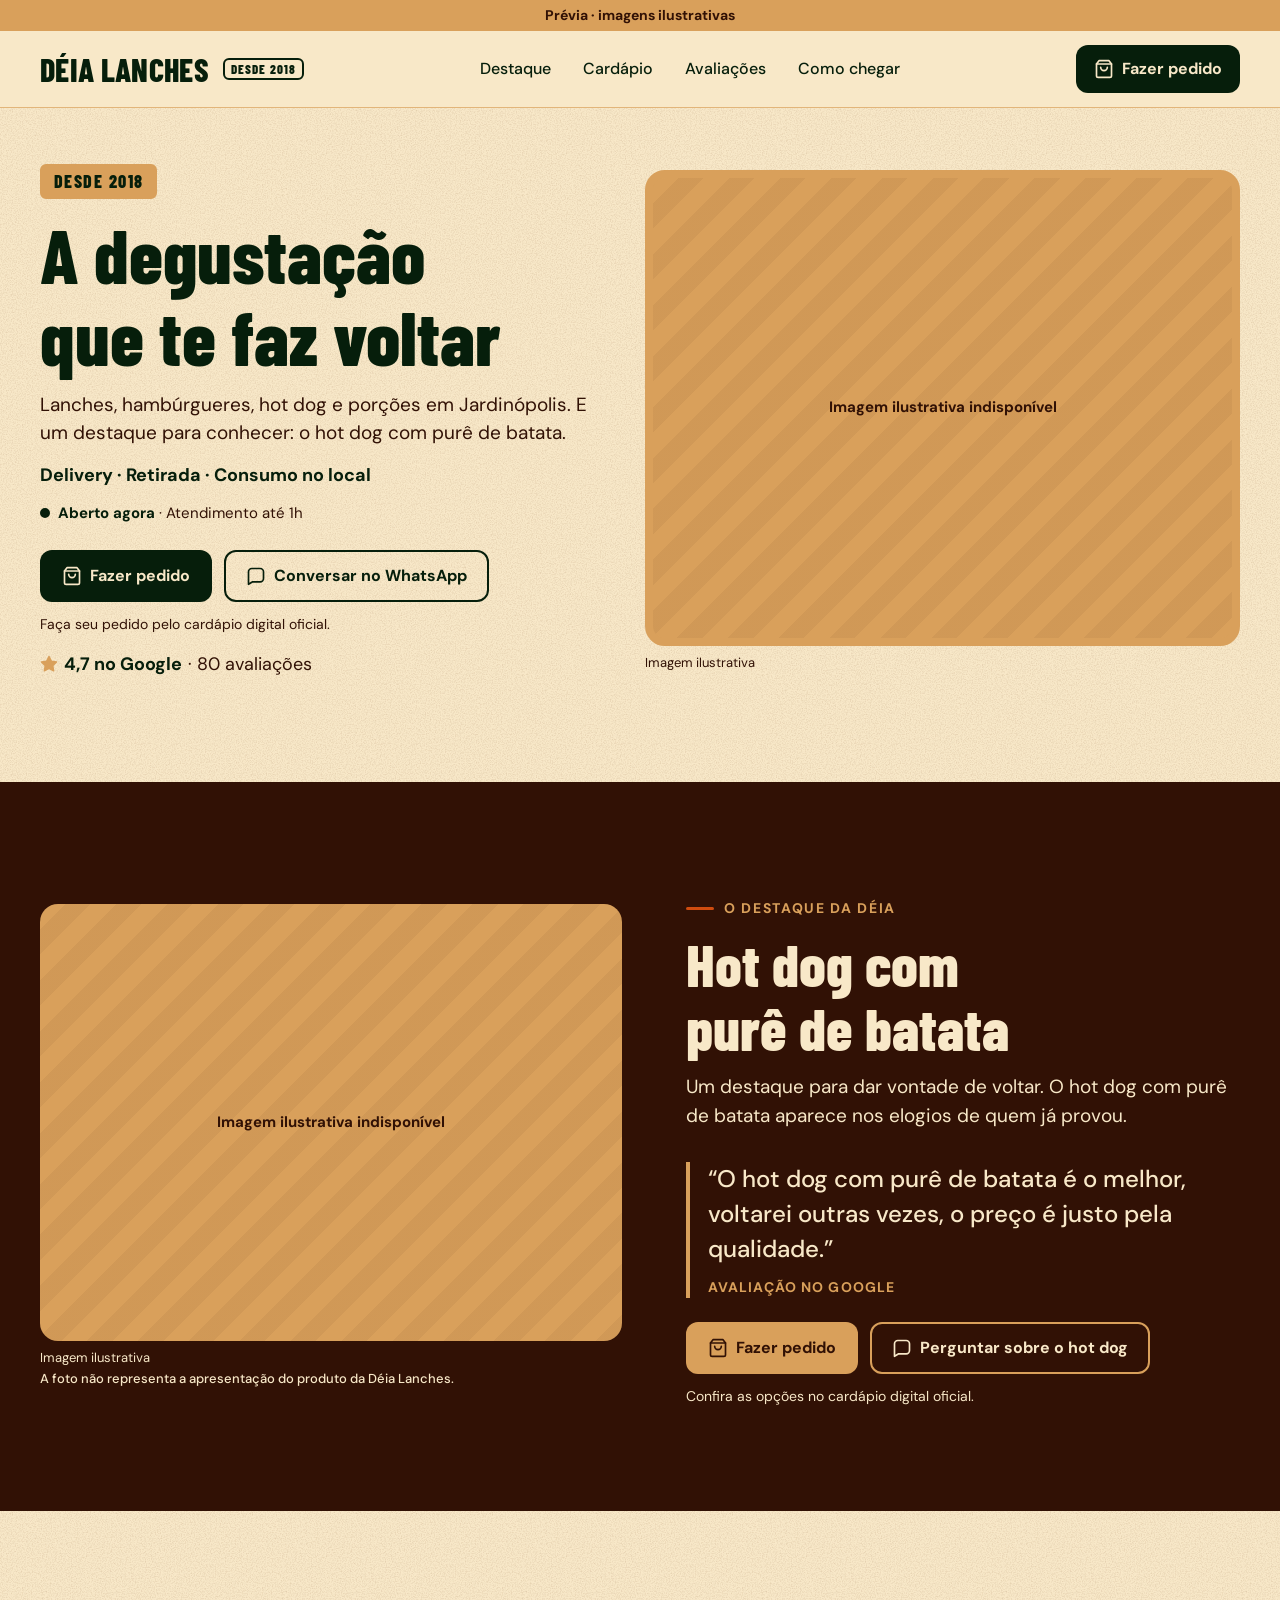
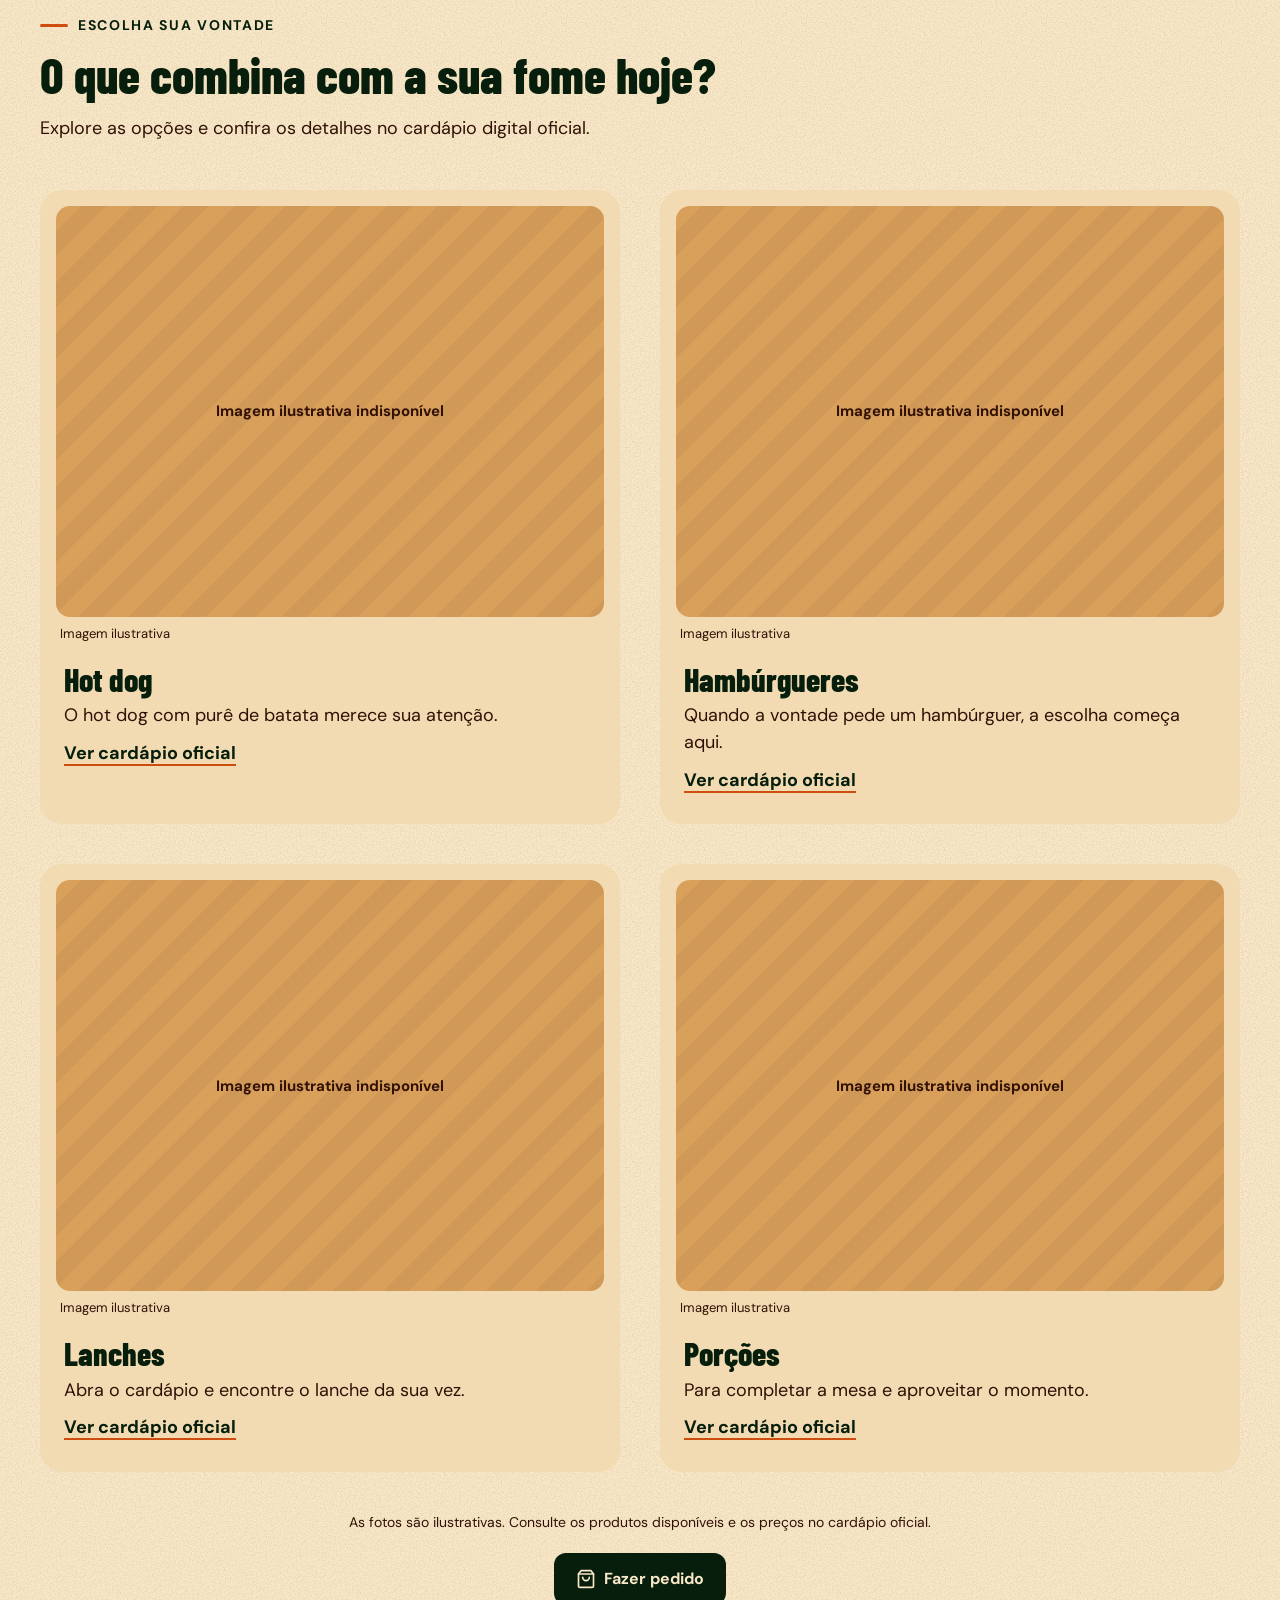
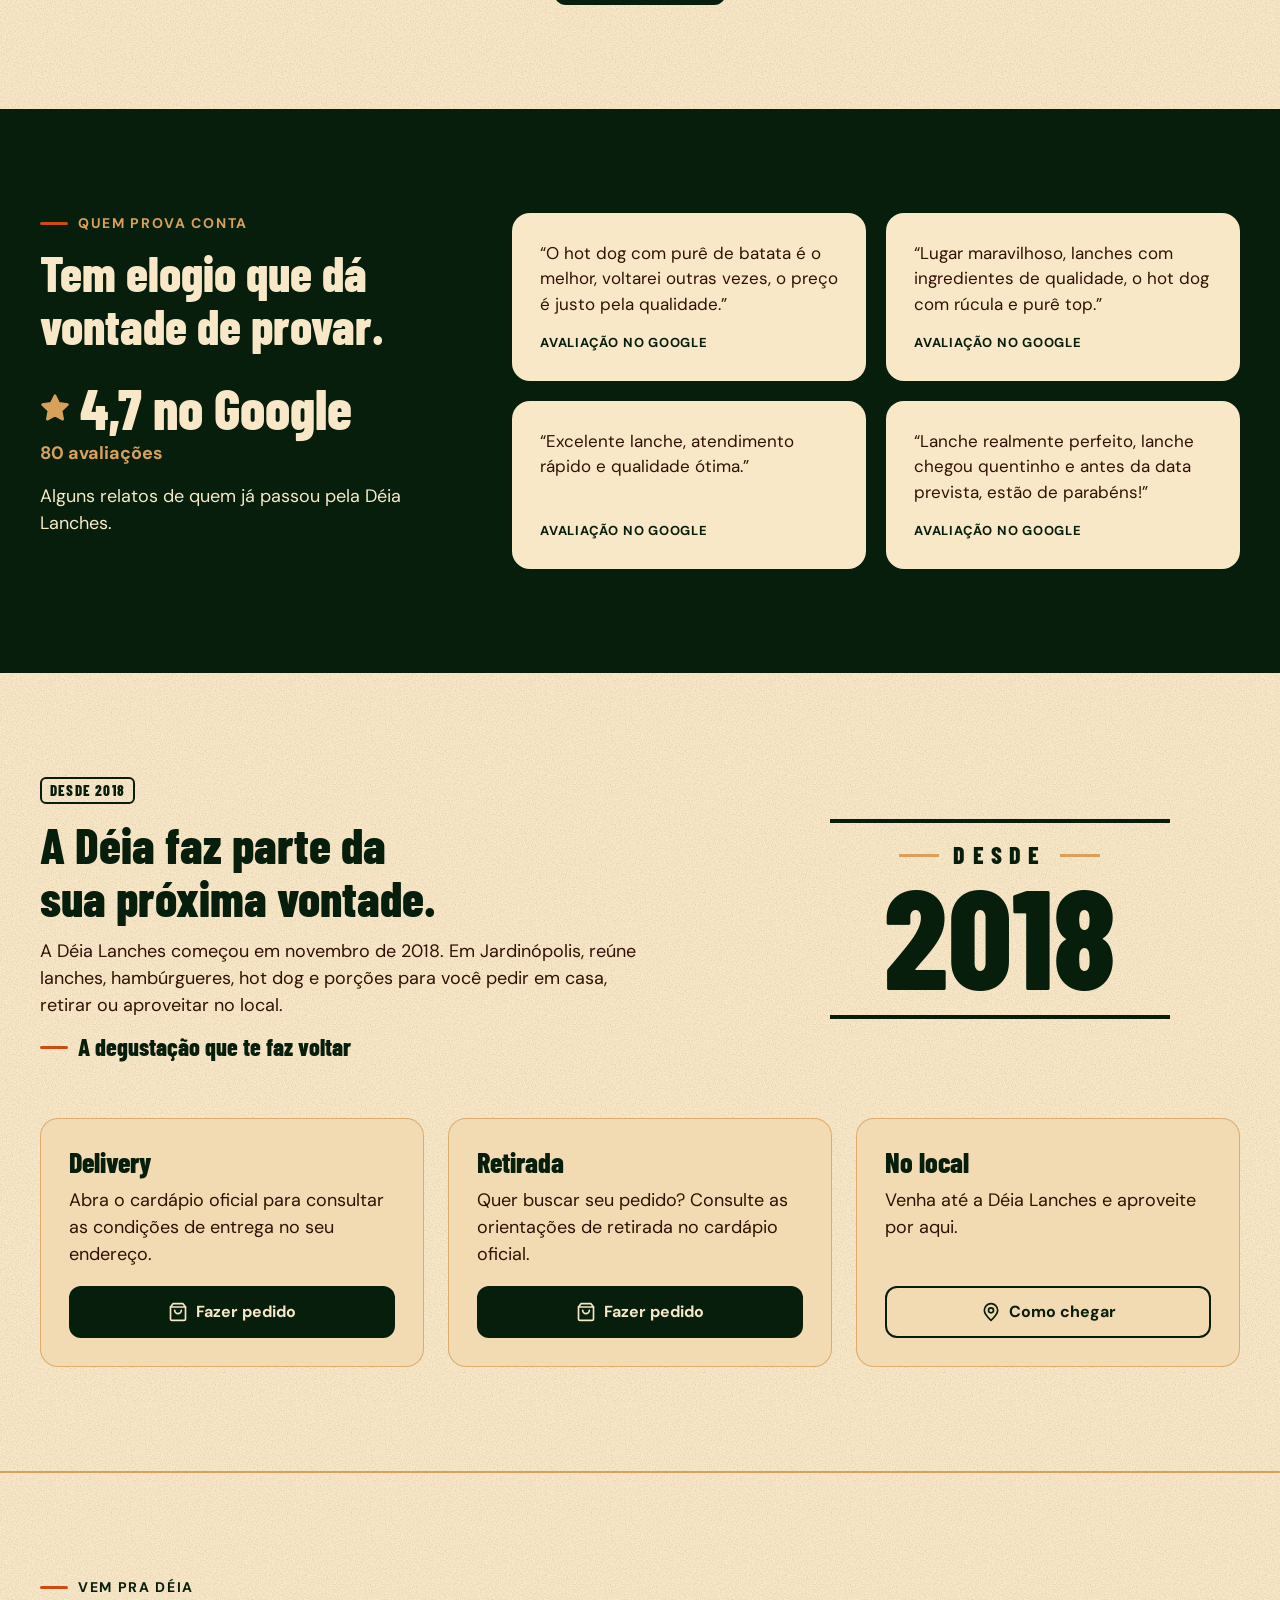
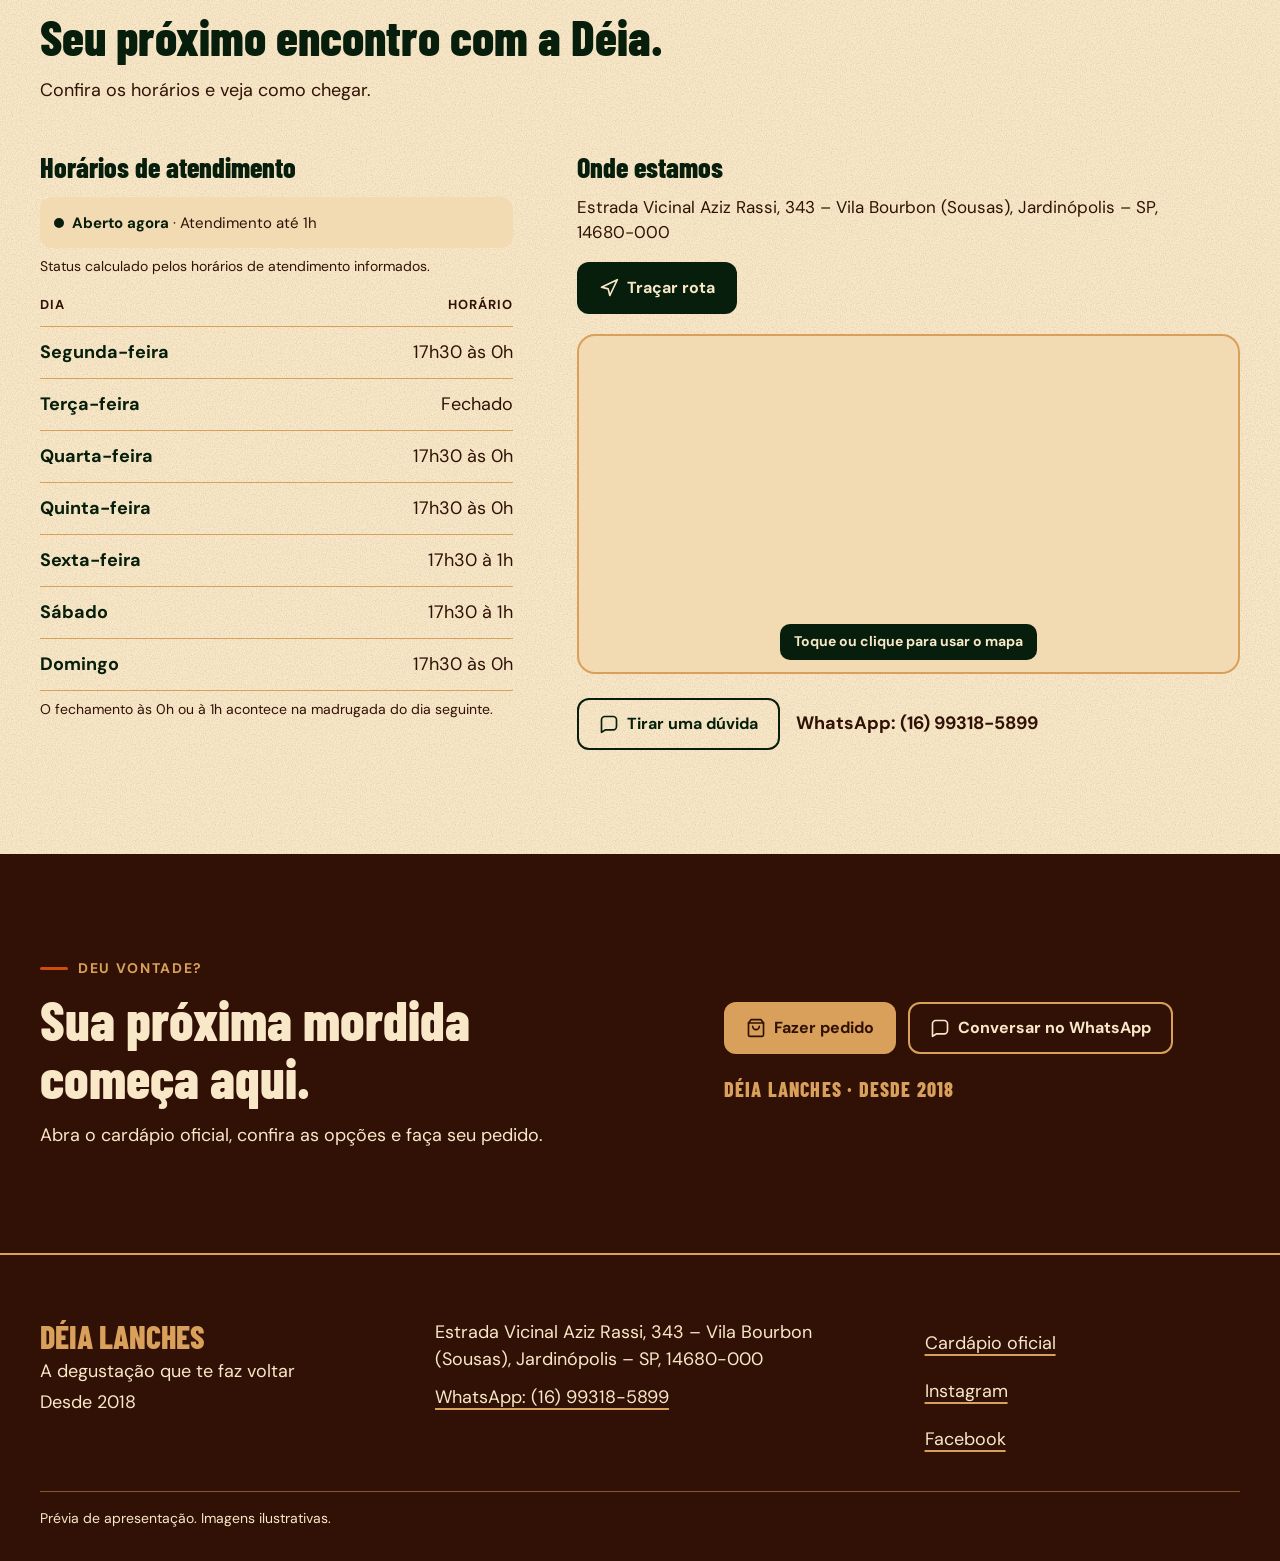
<file: deia-lanches/index.html>
<!doctype html>
<html lang="pt-BR">
<head>
  <meta charset="utf-8">
  <meta name="viewport" content="width=device-width, initial-scale=1, viewport-fit=cover">
  <meta name="theme-color" content="#D9A05B">
  <meta name="robots" content="noindex,nofollow">
  <meta name="description" content="Conheça a Déia Lanches, em Jardinópolis. Desde 2018, com lanches, hambúrgueres, hot dog e porções. Acesse o cardápio oficial.">
  <title>Déia Lanches | Prévia do site</title>
  <link rel="preconnect" href="https://fonts.googleapis.com">
  <link rel="preconnect" href="https://fonts.gstatic.com" crossorigin>
  <link href="https://fonts.googleapis.com/css2?family=Barlow+Condensed:wght@800&family=DM+Sans:wght@400;500;700&display=swap" rel="stylesheet">
  <style>*{box-sizing:border-box}html{scroll-behavior:smooth;scroll-padding-top:12px}body{margin:0}a{text-decoration:none;color:inherit}button,input,select{font:inherit}button,a{-webkit-tap-highlight-color:transparent}button{cursor:pointer}img{max-width:100%;height:auto}.skip-link{position:fixed;top:-100px;left:16px;z-index:100;background:#061e0b;padding:12px 20px;color:#f8e8c8}.skip-link:focus{top:12px}</style>
  <style>
/* Déia Lanches preview. Everything is scoped under .dl-page so the Nexora styles stay untouched. */
.dl-page {
  --dl-green: #061e0b;
  --dl-orange: #cf4c0f;
  --dl-caramel: #d9a05b;
  --dl-cream: #f8e8c8;
  --dl-brown: #311105;
  --dl-tint: #f2dab2; /* 20% caramel over cream, for secondary surfaces */
  --dl-green-hover: #12391c;
  --dl-caramel-hover: #e5b67c;
  --dl-gutter: 16px;
  --dl-section: 3.75rem;
  --dl-focus: var(--dl-green);
  --dl-display: 'Barlow Condensed', 'Arial Narrow', 'Roboto Condensed', 'Helvetica Neue', Arial, sans-serif;
  --dl-body: 'DM Sans', system-ui, -apple-system, 'Segoe UI', Roboto, Arial, sans-serif;
  --dl-paper: url("data:image/svg+xml,%3Csvg xmlns='http://www.w3.org/2000/svg' width='240' height='240'%3E%3Cfilter id='n'%3E%3CfeTurbulence type='fractalNoise' baseFrequency='.8' numOctaves='3' stitchTiles='stitch'/%3E%3CfeColorMatrix values='0 0 0 0 .19 0 0 0 0 .07 0 0 0 0 .02 0 0 0 .5 -.2'/%3E%3C/filter%3E%3Crect width='100%25' height='100%25' filter='url(%23n)' opacity='.6'/%3E%3C/svg%3E");
  color-scheme: light;
  background: var(--dl-cream);
  color: var(--dl-brown);
  font-family: var(--dl-body);
  font-size: 1rem;
  line-height: 1.5;
  overflow-wrap: break-word;
}
@media (min-width: 360px) { .dl-page { --dl-gutter: 20px; } }
@media (min-width: 768px) { .dl-page { --dl-gutter: 32px; --dl-section: 5rem; } }
@media (min-width: 1024px) { .dl-page { --dl-gutter: 40px; --dl-section: 6.5rem; font-size: 1.125rem; } }

body:has(.dl-page) { background: var(--dl-cream, #f8e8c8); }
body:has(.dl-page) .skip-link { background: #061e0b; color: #f8e8c8; }
/* Fully above the screen whatever its height with enlarged text. */
body:has(.dl-page) .skip-link:not(:focus) { top: auto; bottom: 100%; }
html:has(.dl-page) { scroll-padding-top: 12px; scroll-padding-bottom: calc(var(--dl-bar-h, 9.5rem) + 16px); }
@media (min-width: 1024px) { html:has(.dl-page) { scroll-padding-bottom: 0; } }

.dl-page main:focus { outline: none; }
.dl-page a:focus-visible,
.dl-page button:focus-visible { outline: 3px solid var(--dl-focus); outline-offset: 3px; }
:where(.dl-page) :where(p, figure, blockquote) { margin: 0; }
.dl-page h1, .dl-page h2, .dl-page h3 {
  margin: 0;
  font-family: var(--dl-display);
  font-weight: 800;
  letter-spacing: 0;
  line-height: 1.08;
  text-wrap: balance;
}
.dl-page h1 { font-size: clamp(2.375rem, 1.5rem + 4.5vw, 3rem); }
.dl-page h2 { font-size: clamp(1.875rem, 1.4rem + 2.2vw, 2.25rem); }
.dl-page h3 { font-size: 1.75rem; }
@media (min-width: 768px) {
  .dl-page h1 { font-size: 3.5rem; }
  .dl-page h2 { font-size: 2.5rem; }
}
@media (min-width: 1024px) {
  .dl-page h1 { font-size: clamp(4rem, 1rem + 4.7vw, 5rem); }
  .dl-page h2 { font-size: clamp(2.625rem, 1rem + 2.6vw, 3.25rem); }
}

.dl-wrap {
  width: 100%;
  max-width: calc(1200px + 2 * var(--dl-gutter));
  margin-inline: auto;
  padding-left: calc(var(--dl-gutter) + env(safe-area-inset-left, 0px));
  padding-right: calc(var(--dl-gutter) + env(safe-area-inset-right, 0px));
}
.dl-wrap > *, .dl-wrap [class*='-grid'] > * { min-width: 0; }

/* Surfaces */
.dl-surface-light { background-color: var(--dl-cream); background-image: var(--dl-paper); color: var(--dl-brown); }
.dl-surface-dark { background: var(--dl-brown); color: var(--dl-cream); --dl-focus: var(--dl-caramel); }
.dl-surface-green { background: var(--dl-green); color: var(--dl-cream); --dl-focus: var(--dl-caramel); }

/* Shared pieces */
.dl-nowrap { white-space: nowrap; }
.dl-sr-only { position: absolute; width: 1px; height: 1px; padding: 0; margin: -1px; overflow: hidden; clip: rect(0 0 0 0); white-space: nowrap; border: 0; }
.dl-preview-strip { background: var(--dl-caramel); color: var(--dl-brown); text-align: center; font-size: .875rem; font-weight: 700; line-height: 1.5; padding: 5px 16px; }
.dl-eyebrow { display: flex; align-items: center; gap: 10px; font-size: .875rem; font-weight: 700; letter-spacing: .12em; text-transform: uppercase; color: var(--dl-green); }
.dl-eyebrow::before { content: ''; flex: 0 0 28px; height: 3px; border-radius: 2px; background: var(--dl-orange); }
.dl-surface-dark .dl-eyebrow, .dl-surface-green .dl-eyebrow { color: var(--dl-caramel); }
.dl-seal { display: inline-flex; align-items: center; gap: 6px; padding: 2px 8px; border: 2px solid var(--dl-green); border-radius: 6px; color: var(--dl-green); font-family: var(--dl-display); font-weight: 800; font-size: .9375rem; letter-spacing: .08em; line-height: 1.25; text-transform: uppercase; }
.dl-seal-large { padding: 4px 12px; font-size: 1.125rem; background: var(--dl-caramel); border-color: var(--dl-caramel); }
.dl-crown { width: 20px; height: 20px; object-fit: contain; flex-shrink: 0; }
.dl-lead { font-size: 1.0625rem; }
@media (min-width: 1024px) { .dl-lead { font-size: 1.1875rem; } }
.dl-support, .dl-note, .dl-small { font-size: .875rem; }
.dl-star { color: var(--dl-caramel); fill: var(--dl-caramel); flex-shrink: 0; }

/* Buttons */
.dl-btn {
  display: inline-flex; align-items: center; justify-content: center; gap: 8px;
  min-height: 3.25rem; padding: .75rem 1.25rem;
  border: 2px solid transparent; border-radius: 12px;
  font-family: var(--dl-body); font-size: 1rem; font-weight: 700; line-height: 1.25; text-align: center;
  transition: background-color .15s ease, border-color .15s ease;
}
.dl-btn svg { flex-shrink: 0; }
.dl-btn-primary { background: var(--dl-green); color: var(--dl-cream); }
.dl-btn-primary:hover { background: var(--dl-green-hover); }
.dl-btn-secondary { border-color: var(--dl-green); color: var(--dl-green); background: transparent; }
.dl-btn-secondary:hover { background: var(--dl-tint); }
.dl-surface-dark .dl-btn-primary, .dl-surface-green .dl-btn-primary { background: var(--dl-caramel); color: var(--dl-brown); }
.dl-surface-dark .dl-btn-primary:hover, .dl-surface-green .dl-btn-primary:hover { background: var(--dl-caramel-hover); }
.dl-surface-dark .dl-btn-secondary, .dl-surface-green .dl-btn-secondary { border-color: var(--dl-caramel); color: var(--dl-cream); }
.dl-surface-dark .dl-btn-secondary:hover, .dl-surface-green .dl-btn-secondary:hover { background: rgb(217 160 91 / .16); }
.dl-actions { display: flex; flex-direction: column; gap: 12px; margin-top: 24px; }
@media (min-width: 768px) {
  .dl-actions { flex-direction: row; flex-wrap: wrap; align-items: center; }
  .dl-actions-center { justify-content: center; }
}
.dl-text-link { display: inline-flex; align-items: center; min-height: 48px; font-weight: 700; color: var(--dl-green); text-decoration: underline; text-decoration-color: var(--dl-orange); text-decoration-thickness: 2px; text-underline-offset: 5px; }
.dl-text-link:hover { text-decoration-color: currentColor; }

/* Opening status */
.dl-status { display: inline-flex; align-items: baseline; gap: 8px; font-size: .9375rem; line-height: 1.4; }
.dl-status strong { color: var(--dl-green); }
.dl-status-mark { width: 10px; height: 10px; flex-shrink: 0; border-radius: 50%; border: 2px solid var(--dl-green); }
.dl-status[data-state='open'] .dl-status-mark { background: var(--dl-green); }
.dl-status-neutral a { color: var(--dl-green); font-weight: 700; text-decoration: underline; text-underline-offset: 4px; }

/* Photos */
.dl-photo-frame { position: relative; aspect-ratio: 4 / 3; overflow: hidden; border-radius: 18px; background: var(--dl-caramel); }
.dl-photo-frame img { object-fit: cover; }
.dl-photo-fallback { position: absolute; inset: 0; display: flex; align-items: center; justify-content: center; padding: 16px; text-align: center; color: var(--dl-brown); font-weight: 700; font-size: .9375rem; background-image: repeating-linear-gradient(135deg, transparent 0 18px, rgb(49 17 5 / .05) 18px 36px); }
.dl-photo figcaption { display: flex; flex-direction: column; gap: 2px; margin-top: 8px; font-size: .8125rem; line-height: 1.45; }
.dl-photo-note { font-weight: 500; }

/* Header */
.dl-header { background: var(--dl-cream); border-bottom: 1px solid rgb(217 160 91 / .7); }
.dl-header-inner { display: flex; flex-wrap: wrap; align-items: center; justify-content: space-between; gap: 8px 12px; padding-block: 10px; }
.dl-identity { display: flex; flex-direction: column; align-items: flex-start; gap: 2px; }
.dl-brand { display: inline-flex; align-items: center; gap: 10px; min-height: 48px; color: var(--dl-green); }
.dl-brand-name { font-family: var(--dl-display); font-weight: 800; font-size: 1.5rem; line-height: 1; letter-spacing: .01em; text-transform: uppercase; }
.dl-logo { position: relative; width: 46px; height: 46px; flex-shrink: 0; }
.dl-logo img { object-fit: contain; }
.dl-header .dl-seal { font-size: .8125rem; padding: 1px 6px; }
.dl-nav { display: none; }
.dl-header-order { min-height: 48px; padding-inline: 1rem; }
@media (min-width: 360px) { .dl-brand-name { font-size: 1.75rem; } }
@media (max-width: 1023px) { .dl-header-order svg { display: none; } }
@media (min-width: 1024px) {
  .dl-header-inner { flex-wrap: nowrap; padding-block: 14px; gap: 24px; }
  .dl-identity { flex-direction: row; align-items: center; gap: 14px; }
  .dl-brand-name { font-size: 2rem; }
  .dl-logo { width: 64px; height: 64px; }
  .dl-nav { display: flex; gap: 4px; margin-inline: auto; }
  .dl-nav a { display: inline-flex; align-items: center; min-height: 48px; padding: 0 14px; border-radius: 8px; color: var(--dl-green); font-weight: 500; font-size: 1rem; }
  .dl-nav a:hover { text-decoration: underline; text-decoration-color: var(--dl-orange); text-decoration-thickness: 2px; text-underline-offset: 6px; }
}

/* 5.3 Hero */
.dl-hero { padding-block: 1.75rem var(--dl-section); }
.dl-hero-grid { display: grid; gap: 28px; }
.dl-hero h1 { margin-top: 14px; color: var(--dl-green); }
.dl-hero .dl-lead { margin-top: 14px; }
.dl-service-line { margin-top: 14px; font-weight: 700; color: var(--dl-green); }
.dl-hero-status { margin-top: 10px; }
.dl-hero .dl-support { margin-top: 12px; }
.dl-proof { display: flex; flex-wrap: wrap; align-items: center; gap: 6px; margin-top: 16px; }
.dl-proof strong { color: var(--dl-green); }
.dl-hero-photo .dl-photo-frame { border: 8px solid var(--dl-caramel); border-radius: 20px; }
@media (prefers-reduced-motion: no-preference) { .dl-hero-photo { animation: dl-rise 220ms ease-out; } }
@keyframes dl-rise { from { transform: translateY(8px); } }
@media (min-width: 1024px) {
  .dl-hero { padding-top: 3.5rem; }
  .dl-hero-grid { grid-template-columns: minmax(0, 48fr) minmax(0, 52fr); align-items: center; gap: 56px; }
  .dl-hero-photo .dl-photo-frame { aspect-ratio: 5 / 4; }
}

/* 5.4 Highlight */
.dl-highlight { padding-block: var(--dl-section); }
.dl-highlight-grid { display: grid; gap: 28px; grid-template-areas: 'head' 'media' 'body'; }
.dl-highlight-head { grid-area: head; }
.dl-highlight-media { grid-area: media; }
.dl-highlight-body { grid-area: body; }
.dl-highlight h2 { margin-top: 12px; font-size: clamp(2.25rem, 1.5rem + 3vw, 2.75rem); }
.dl-highlight .dl-lead { margin-top: 14px; }
.dl-pullquote { border-left: 4px solid var(--dl-caramel); padding-left: 18px; }
.dl-pullquote blockquote p { font-size: 1.25rem; font-weight: 500; line-height: 1.45; }
.dl-pullquote figcaption { margin-top: 10px; color: var(--dl-caramel); font-size: .875rem; font-weight: 700; letter-spacing: .08em; text-transform: uppercase; }
.dl-highlight .dl-support { margin-top: 12px; }
@media (min-width: 1024px) {
  .dl-highlight-grid { grid-template-columns: minmax(0, 1.05fr) minmax(0, 1fr); grid-template-rows: 1fr 1fr; grid-template-areas: 'media head' 'media body'; column-gap: 64px; row-gap: 32px; }
  .dl-highlight-head { align-self: end; }
  .dl-highlight-body { align-self: start; }
  .dl-highlight-media { align-self: center; }
  .dl-highlight h2 { font-size: clamp(3.25rem, 1rem + 3.4vw, 4rem); }
  .dl-pullquote blockquote p { font-size: 1.5rem; }
}

/* Section heads */
.dl-section-head { max-width: 46rem; }
.dl-section-head h2 { margin-top: 12px; color: var(--dl-green); }
.dl-section-head > p:last-child { margin-top: 14px; }

/* 5.5 Categories */
.dl-categories { padding-block: var(--dl-section); }
.dl-category-grid { list-style: none; margin: 32px 0 0; padding: 0; display: grid; gap: 20px; }
.dl-category { display: flex; flex-direction: column; padding: 12px; border-radius: 22px; background: var(--dl-tint); }
.dl-category .dl-photo-frame { border-radius: 14px; }
.dl-category .dl-photo figcaption { padding-inline: 4px; }
.dl-category-body { padding: 14px 6px 2px; }
.dl-category h3 { color: var(--dl-green); font-size: 2rem; }
.dl-category-body p { margin-top: 6px; }
.dl-categories .dl-note { margin-top: 28px; }
.dl-categories .dl-actions { margin-top: 20px; }
@media (min-width: 768px) { .dl-category-grid { grid-template-columns: repeat(2, minmax(0, 1fr)); gap: 24px; } }
@media (min-width: 1024px) {
  .dl-category-grid { gap: 40px; margin-top: 48px; }
  .dl-category { padding: 16px; }
  .dl-category-body { padding: 18px 8px 4px; }
  .dl-categories .dl-note { text-align: center; margin-top: 40px; }
}

/* 5.6 Reviews */
.dl-reviews { padding-block: var(--dl-section); }
.dl-reviews-grid { display: grid; gap: 32px; }
.dl-reviews h2 { margin-top: 12px; }
.dl-score { display: flex; align-items: center; gap: 10px; margin-top: 28px; }
.dl-score-value { font-family: var(--dl-display); font-weight: 800; font-size: 2.75rem; line-height: 1; }
.dl-score-count { margin-top: 4px; font-weight: 700; color: var(--dl-caramel); }
.dl-reviews-intro > p:last-child { margin-top: 16px; }
.dl-review-list { list-style: none; margin: 0; padding: 0; display: grid; gap: 16px; }
.dl-review { height: 100%; display: flex; flex-direction: column; justify-content: space-between; gap: 16px; padding: 22px; border-radius: 18px; background: var(--dl-cream); color: var(--dl-brown); }
.dl-review blockquote p { font-size: 1.0625rem; line-height: 1.5; }
.dl-review figcaption { color: var(--dl-green); font-size: .8125rem; font-weight: 700; letter-spacing: .06em; text-transform: uppercase; }
@media (min-width: 768px) { .dl-review-list { grid-template-columns: repeat(2, minmax(0, 1fr)); } }
@media (min-width: 1024px) {
  .dl-reviews-grid { grid-template-columns: minmax(0, 4fr) minmax(0, 7fr); gap: 56px; align-items: start; }
  .dl-review-list { gap: 20px; }
  .dl-review { padding: 28px; }
  .dl-score-value { font-size: 3.5rem; }
}

/* 5.7 Story */
.dl-story { padding-block: var(--dl-section); }
.dl-story-grid { display: grid; gap: 32px; }
.dl-story h2 { margin-top: 14px; color: var(--dl-green); }
.dl-story-copy > p:not(.dl-seal) { margin-top: 14px; max-width: 38rem; }
.dl-signature { font-family: var(--dl-display); font-weight: 800; font-size: 1.5rem; line-height: 1.2; color: var(--dl-green); display: flex; align-items: center; gap: 10px; }
.dl-signature::before { content: ''; flex: 0 0 28px; height: 3px; border-radius: 2px; background: var(--dl-orange); }
.dl-emblem { display: none; }
.dl-modes { list-style: none; margin: 40px 0 0; padding: 0; display: grid; gap: 16px; }
.dl-modes li { display: flex; flex-direction: column; align-items: stretch; gap: 10px; padding: 24px; border: 1px solid rgb(217 160 91 / .8); border-radius: 18px; background: var(--dl-tint); }
.dl-modes h3 { color: var(--dl-green); }
.dl-modes p { margin-bottom: 8px; }
.dl-modes .dl-btn { margin-top: auto; }
.dl-moto { width: 56px; height: 40px; object-fit: contain; }
@media (min-width: 768px) {
  .dl-story-grid { grid-template-columns: minmax(0, 1.4fr) minmax(0, 1fr); align-items: center; gap: 48px; }
  .dl-emblem { display: flex; flex-direction: column; align-items: center; justify-self: center; width: 100%; max-width: 340px; padding: 20px 8px 14px; border-block: 4px solid var(--dl-green); color: var(--dl-green); font-family: var(--dl-display); font-weight: 800; text-transform: uppercase; }
  .dl-emblem-top { display: flex; align-items: center; gap: 14px; font-size: 1.5rem; letter-spacing: .3em; line-height: 1; }
  .dl-emblem-top::before, .dl-emblem-top::after { content: ''; width: 40px; height: 3px; background: var(--dl-caramel); }
  .dl-emblem-year { font-size: clamp(6rem, 11vw, 9.5rem); line-height: .95; }
  .dl-modes { grid-template-columns: repeat(3, minmax(0, 1fr)); }
}
@media (min-width: 1024px) { .dl-modes { gap: 24px; margin-top: 56px; } .dl-modes li { padding: 28px; } }

/* 5.8 Hours and location */
.dl-visit { padding-block: var(--dl-section); border-top: 2px solid var(--dl-caramel); }
.dl-visit-grid { display: grid; gap: 44px; margin-top: 32px; }
.dl-hours h3, .dl-where h3 { color: var(--dl-green); }
.dl-hours-status { margin-top: 14px; padding: 12px 14px; border-radius: 12px; background: var(--dl-tint); }
.dl-hours .dl-small { margin-top: 8px; }
.dl-hours table { width: 100%; margin-top: 18px; border-collapse: collapse; }
.dl-hours th, .dl-hours td { padding: 12px 0; border-bottom: 1px solid var(--dl-caramel); text-align: left; vertical-align: top; }
.dl-hours td { padding-left: 12px; text-align: right; }
.dl-hours thead th { padding-top: 0; font-size: .8125rem; letter-spacing: .08em; text-transform: uppercase; }
.dl-hours thead th:last-child { text-align: right; }
.dl-hours tbody th { font-weight: 700; color: var(--dl-green); }
.dl-where address { margin-top: 12px; font-style: normal; font-size: 1.0625rem; }
.dl-where .dl-actions { margin-top: 16px; }
.dl-map { position: relative; height: 280px; margin-top: 20px; overflow: hidden; border: 2px solid var(--dl-caramel); border-radius: 18px; background: var(--dl-tint); }
.dl-map iframe { display: block; width: 100%; height: 100%; border: 0; }
.dl-map-shield { position: absolute; inset: 0; display: flex; align-items: flex-end; justify-content: center; padding: 12px; border: 0; background: transparent; }
.dl-map-shield span { padding: 8px 14px; border-radius: 10px; background: var(--dl-green); color: var(--dl-cream); font-size: .875rem; font-weight: 700; line-height: 1.4; }
.dl-map-failed { height: auto; min-height: 280px; display: flex; flex-direction: column; align-items: center; justify-content: center; gap: 16px; padding: 24px; text-align: center; }
.dl-contact { display: flex; flex-direction: column; gap: 8px; margin-top: 24px; }
.dl-contact p { font-weight: 700; }
@media (min-width: 768px) { .dl-contact { flex-direction: row; flex-wrap: wrap; align-items: center; gap: 16px; } }
@media (min-width: 1024px) {
  .dl-visit-grid { grid-template-columns: minmax(0, 5fr) minmax(0, 7fr); gap: 64px; margin-top: 48px; }
  .dl-map { height: 340px; }
  .dl-map-failed { min-height: 340px; }
}

/* 5.9 Final call */
.dl-final { padding-block: var(--dl-section); }
.dl-final-grid { display: grid; gap: 8px; }
.dl-final h2 { margin-top: 12px; font-size: clamp(2.25rem, 1.5rem + 3vw, 2.75rem); }
.dl-final-grid > div:first-child > p:last-child { margin-top: 14px; }
.dl-final-sign { margin-top: 20px; color: var(--dl-caramel); font-family: var(--dl-display); font-weight: 800; font-size: 1.25rem; letter-spacing: .06em; text-transform: uppercase; }
@media (min-width: 1024px) {
  .dl-final-grid { grid-template-columns: minmax(0, 1.2fr) minmax(0, 1fr); align-items: center; gap: 64px; }
  .dl-final h2 { font-size: clamp(3rem, 1rem + 3vw, 3.75rem); }
  .dl-final .dl-actions { margin-top: 0; }
}

/* 5.10 Footer */
.dl-footer { padding-block: 48px 16px; border-top: 2px solid var(--dl-caramel); }
.dl-footer-grid { display: grid; gap: 28px; }
.dl-footer-name { display: flex; align-items: center; gap: 8px; color: var(--dl-caramel); font-family: var(--dl-display); font-weight: 800; font-size: 2rem; line-height: 1.1; text-transform: uppercase; }
.dl-footer-grid p + p { margin-top: 4px; }
.dl-footer address { font-style: normal; }
.dl-footer nav { display: flex; flex-direction: column; }
.dl-footer-link { display: flex; align-items: center; width: fit-content; max-width: 100%; min-height: 48px; text-decoration: underline; text-decoration-color: var(--dl-caramel); text-decoration-thickness: 2px; text-underline-offset: 5px; }
.dl-footer-link:hover { text-decoration-color: currentColor; }
.dl-footer-notice { margin-top: 28px; padding-top: 16px; border-top: 1px solid rgb(217 160 91 / .5); font-size: .875rem; }
@media (min-width: 1024px) {
  .dl-footer { padding-block: 64px 32px; }
  .dl-footer-grid { grid-template-columns: minmax(0, 1.1fr) minmax(0, 1.4fr) minmax(0, 1fr); gap: 48px; }
}

/* 8. Order bar: sticky at the end of the page, so it rests below the footer instead of covering it. */
.dl-order-bar {
  position: sticky; bottom: 0; z-index: 40;
  padding: 10px calc(16px + env(safe-area-inset-right, 0px)) calc(10px + env(safe-area-inset-bottom, 0px)) calc(16px + env(safe-area-inset-left, 0px));
  border-top: 2px solid var(--dl-caramel);
  background: var(--dl-cream);
  box-shadow: 0 -4px 16px rgb(49 17 5 / .08);
  --dl-focus: var(--dl-green);
}
.dl-bar-status, .dl-bar-status .dl-status { font-size: .875rem; }
/* Order takes about two thirds; with large text the buttons stack instead of squeezing. */
.dl-bar-actions { display: flex; flex-wrap: wrap; gap: 8px; margin-top: 8px; }
.dl-bar-actions .dl-btn { min-height: 48px; padding-inline: 10px; }
.dl-bar-actions .dl-btn-primary { flex: 2 1 0; min-width: 9rem; }
.dl-bar-actions .dl-btn-secondary { flex: 1 1 0; min-width: max-content; }
@media (max-width: 359px) { .dl-bar-actions svg { display: none; } }
/* Wider screens and phones in landscape: status and buttons share one row to save height. */
@media (min-width: 640px) {
  .dl-bar-inner { display: flex; flex-wrap: wrap; align-items: center; gap: 8px 20px; max-width: 960px; margin-inline: auto; }
  .dl-bar-status { flex: 1 1 12rem; }
  .dl-bar-actions { flex: 2 1 22rem; margin-top: 0; }
}
@media (min-width: 1024px) { .dl-order-bar { display: none; } }

/* Entrance: content is always visible; blocks below the fold start a few pixels lower once. */
[data-dl-reveal] { --dl-shift: 8px; --dl-dur: 200ms; transition: transform var(--dl-dur) ease-out; }
[data-dl-reveal='8-220'] { --dl-dur: 220ms; }
[data-dl-reveal='10-240'] { --dl-shift: 10px; --dl-dur: 240ms; }
.dl-pending { transform: translateY(var(--dl-shift)); transition: none; }

  </style>
</head>
<body>
<a class="skip-link" href="#conteudo">Pular para o conteúdo</a>
<div class="dl-page" id="topo">
  <p class="dl-preview-strip">Prévia · imagens ilustrativas</p>
  <header class="dl-header">
    <div class="dl-wrap dl-header-inner">
      <div class="dl-identity">
        <a class="dl-brand" href="#topo" aria-label="Déia Lanches — início"><span class="dl-brand-name">Déia Lanches</span></a>
        <span class="dl-seal">Desde 2018</span>
      </div>
      <nav class="dl-nav" aria-label="Seções da página"><a href="#destaque">Destaque</a><a href="#cardapio">Cardápio</a><a href="#avaliacoes">Avaliações</a><a href="#localizacao">Como chegar</a></nav>
      <a class="dl-btn dl-btn-primary dl-header-order" href="https://pedido.anota.ai/loja/deia-lanches-2"><svg aria-hidden="true" width="20" height="20" viewBox="0 0 24 24" fill="none" stroke="currentColor" stroke-width="2" stroke-linecap="round" stroke-linejoin="round"><path d="M6 2 3 6v14a2 2 0 0 0 2 2h14a2 2 0 0 0 2-2V6l-3-4Z"/><path d="M3 6h18"/><path d="M16 10a4 4 0 0 1-8 0"/></svg>Fazer pedido</a>
    </div>
  </header>
  <main id="conteudo" tabindex="-1">
    <section class="dl-hero dl-surface-light" aria-labelledby="dl-hero-title">
      <div class="dl-wrap dl-hero-grid">
        <div class="dl-hero-copy">
          <p class="dl-seal dl-seal-large">Desde 2018</p>
          <h1 id="dl-hero-title">A degustação que te faz voltar</h1>
          <p class="dl-lead">Lanches, hambúrgueres, hot dog e porções em Jardinópolis. E um destaque para conhecer: o hot dog com purê de batata.</p>
          <p class="dl-service-line">Delivery · Retirada · Consumo no local</p>
          <p class="dl-hero-status"><span class="dl-status dl-status-neutral" data-opening-status><a href="#localizacao">Confira os horários de atendimento</a></span></p>
          <div class="dl-actions"><a class="dl-btn dl-btn-primary " href="https://pedido.anota.ai/loja/deia-lanches-2"><svg aria-hidden="true" width="20" height="20" viewBox="0 0 24 24" fill="none" stroke="currentColor" stroke-width="2" stroke-linecap="round" stroke-linejoin="round"><path d="M6 2 3 6v14a2 2 0 0 0 2 2h14a2 2 0 0 0 2-2V6l-3-4Z"/><path d="M3 6h18"/><path d="M16 10a4 4 0 0 1-8 0"/></svg>Fazer pedido</a><a class="dl-btn dl-btn-secondary" href="https://wa.me/5516993185899?text=Ol%C3%A1%2C%20D%C3%A9ia%20Lanches%21%20Vim%20pelo%20site%20e%20gostaria%20de%20tirar%20uma%20d%C3%BAvida%20antes%20de%20fazer%20meu%20pedido."><svg aria-hidden="true" width="20" height="20" viewBox="0 0 24 24" fill="none" stroke="currentColor" stroke-width="2" stroke-linecap="round" stroke-linejoin="round"><path d="M21 15a4 4 0 0 1-4 4H8l-5 3V7a4 4 0 0 1 4-4h10a4 4 0 0 1 4 4z"/></svg>Conversar no WhatsApp</a></div>
          <p class="dl-support">Faça seu pedido pelo cardápio digital oficial.</p>
          <p class="dl-proof"><svg class="dl-star" aria-hidden="true" width="18" height="18" viewBox="0 0 24 24" fill="none" stroke="currentColor" stroke-width="2" stroke-linecap="round" stroke-linejoin="round"><path d="m12 2 3.09 6.26L22 9.27l-5 4.87 1.18 6.88L12 17.77l-6.18 3.25L7 14.14 2 9.27l6.91-1.01L12 2z"/></svg><strong>4,7 no Google</strong> · 80 avaliações</p>
        </div>
        <figure class="dl-photo dl-hero-photo"><div class="dl-photo-frame"><span class="dl-photo-fallback">Imagem ilustrativa indisponível</span></div><figcaption><span>Imagem ilustrativa</span></figcaption></figure>
      </div>
    </section>

    <section id="destaque" class="dl-highlight dl-surface-dark" aria-labelledby="dl-highlight-title">
      <div class="dl-wrap dl-highlight-grid">
        <div class="dl-highlight-head"><p class="dl-eyebrow">O destaque da Déia</p><h2 id="dl-highlight-title">Hot dog com purê de batata</h2><p class="dl-lead">Um destaque para dar vontade de voltar. O hot dog com purê de batata aparece nos elogios de quem já provou.</p></div>
        <div class="dl-highlight-media" data-dl-reveal="10-240"><figure class="dl-photo"><div class="dl-photo-frame"><span class="dl-photo-fallback">Imagem ilustrativa indisponível</span></div><figcaption><span>Imagem ilustrativa</span><span class="dl-photo-note">A foto não representa a apresentação do produto da Déia Lanches.</span></figcaption></figure></div>
        <div class="dl-highlight-body">
          <figure class="dl-pullquote" data-dl-reveal="10-240"><blockquote><p>“O hot dog com purê de batata é o melhor, voltarei outras vezes, o preço é justo pela qualidade.”</p></blockquote><figcaption>Avaliação no Google</figcaption></figure>
          <div class="dl-actions"><a class="dl-btn dl-btn-primary " href="https://pedido.anota.ai/loja/deia-lanches-2"><svg aria-hidden="true" width="20" height="20" viewBox="0 0 24 24" fill="none" stroke="currentColor" stroke-width="2" stroke-linecap="round" stroke-linejoin="round"><path d="M6 2 3 6v14a2 2 0 0 0 2 2h14a2 2 0 0 0 2-2V6l-3-4Z"/><path d="M3 6h18"/><path d="M16 10a4 4 0 0 1-8 0"/></svg>Fazer pedido</a><a class="dl-btn dl-btn-secondary" href="https://wa.me/5516993185899?text=Ol%C3%A1%2C%20D%C3%A9ia%20Lanches%21%20Vi%20o%20destaque%20do%20hot%20dog%20com%20pur%C3%AA%20de%20batata%20no%20site%20e%20gostaria%20de%20saber%20mais%20sobre%20ele."><svg aria-hidden="true" width="20" height="20" viewBox="0 0 24 24" fill="none" stroke="currentColor" stroke-width="2" stroke-linecap="round" stroke-linejoin="round"><path d="M21 15a4 4 0 0 1-4 4H8l-5 3V7a4 4 0 0 1 4-4h10a4 4 0 0 1 4 4z"/></svg>Perguntar sobre o hot dog</a></div>
          <p class="dl-support">Confira as opções no cardápio digital oficial.</p>
        </div>
      </div>
    </section>

    <section id="cardapio" class="dl-categories dl-surface-light" aria-labelledby="dl-categories-title">
      <div class="dl-wrap">
        <div class="dl-section-head"><p class="dl-eyebrow">Escolha sua vontade</p><h2 id="dl-categories-title">O que combina com a sua fome hoje?</h2><p>Explore as opções e confira os detalhes no cardápio digital oficial.</p></div>
        <ul class="dl-category-grid">
          <li class="dl-category" data-dl-reveal="8-200"><figure class="dl-photo"><div class="dl-photo-frame"><span class="dl-photo-fallback">Imagem ilustrativa indisponível</span></div><figcaption><span>Imagem ilustrativa</span></figcaption></figure><div class="dl-category-body"><h3>Hot dog</h3><p>O hot dog com purê de batata merece sua atenção.</p><a class="dl-text-link" href="https://pedido.anota.ai/loja/deia-lanches-2">Ver cardápio oficial</a></div></li>
          <li class="dl-category" data-dl-reveal="8-200"><figure class="dl-photo"><div class="dl-photo-frame"><span class="dl-photo-fallback">Imagem ilustrativa indisponível</span></div><figcaption><span>Imagem ilustrativa</span></figcaption></figure><div class="dl-category-body"><h3>Hambúrgueres</h3><p>Quando a vontade pede um hambúrguer, a escolha começa aqui.</p><a class="dl-text-link" href="https://pedido.anota.ai/loja/deia-lanches-2">Ver cardápio oficial</a></div></li>
          <li class="dl-category" data-dl-reveal="8-200"><figure class="dl-photo"><div class="dl-photo-frame"><span class="dl-photo-fallback">Imagem ilustrativa indisponível</span></div><figcaption><span>Imagem ilustrativa</span></figcaption></figure><div class="dl-category-body"><h3>Lanches</h3><p>Abra o cardápio e encontre o lanche da sua vez.</p><a class="dl-text-link" href="https://pedido.anota.ai/loja/deia-lanches-2">Ver cardápio oficial</a></div></li>
          <li class="dl-category" data-dl-reveal="8-200"><figure class="dl-photo"><div class="dl-photo-frame"><span class="dl-photo-fallback">Imagem ilustrativa indisponível</span></div><figcaption><span>Imagem ilustrativa</span></figcaption></figure><div class="dl-category-body"><h3>Porções</h3><p>Para completar a mesa e aproveitar o momento.</p><a class="dl-text-link" href="https://pedido.anota.ai/loja/deia-lanches-2">Ver cardápio oficial</a></div></li>
        </ul>
        <p class="dl-note">As fotos são ilustrativas. Consulte os produtos disponíveis e os preços no cardápio oficial.</p><div class="dl-actions dl-actions-center"><a class="dl-btn dl-btn-primary " href="https://pedido.anota.ai/loja/deia-lanches-2"><svg aria-hidden="true" width="20" height="20" viewBox="0 0 24 24" fill="none" stroke="currentColor" stroke-width="2" stroke-linecap="round" stroke-linejoin="round"><path d="M6 2 3 6v14a2 2 0 0 0 2 2h14a2 2 0 0 0 2-2V6l-3-4Z"/><path d="M3 6h18"/><path d="M16 10a4 4 0 0 1-8 0"/></svg>Fazer pedido</a></div>
      </div>
    </section>

    <section id="avaliacoes" class="dl-reviews dl-surface-green" aria-labelledby="dl-reviews-title">
      <div class="dl-wrap dl-reviews-grid">
        <div class="dl-reviews-intro"><p class="dl-eyebrow">Quem prova conta</p><h2 id="dl-reviews-title">Tem elogio que dá vontade de provar.</h2><p class="dl-score"><svg class="dl-star" aria-hidden="true" width="30" height="30" viewBox="0 0 24 24" fill="none" stroke="currentColor" stroke-width="2" stroke-linecap="round" stroke-linejoin="round"><path d="m12 2 3.09 6.26L22 9.27l-5 4.87 1.18 6.88L12 17.77l-6.18 3.25L7 14.14 2 9.27l6.91-1.01L12 2z"/></svg><span class="dl-score-value">4,7 no Google</span></p><p class="dl-score-count">80 avaliações</p><p>Alguns relatos de quem já passou pela Déia Lanches.</p></div>
        <ul class="dl-review-list">
          <li data-dl-reveal="8-200"><figure class="dl-review"><blockquote><p>“O hot dog com purê de batata é o melhor, voltarei outras vezes, o preço é justo pela qualidade.”</p></blockquote><figcaption>Avaliação no Google</figcaption></figure></li>
          <li data-dl-reveal="8-200"><figure class="dl-review"><blockquote><p>“Lugar maravilhoso, lanches com ingredientes de qualidade, o hot dog com rúcula e purê top.”</p></blockquote><figcaption>Avaliação no Google</figcaption></figure></li>
          <li data-dl-reveal="8-200"><figure class="dl-review"><blockquote><p>“Excelente lanche, atendimento rápido e qualidade ótima.”</p></blockquote><figcaption>Avaliação no Google</figcaption></figure></li>
          <li data-dl-reveal="8-200"><figure class="dl-review"><blockquote><p>“Lanche realmente perfeito, lanche chegou quentinho e antes da data prevista, estão de parabéns!”</p></blockquote><figcaption>Avaliação no Google</figcaption></figure></li>
        </ul>
      </div>
    </section>

    <section id="historia" class="dl-story dl-surface-light" aria-labelledby="dl-story-title">
      <div class="dl-wrap">
        <div class="dl-story-grid"><div class="dl-story-copy"><p class="dl-seal">Desde 2018</p><h2 id="dl-story-title">A Déia faz parte da sua próxima vontade.</h2><p>A Déia Lanches começou em novembro de 2018. Em Jardinópolis, reúne lanches, hambúrgueres, hot dog e porções para você pedir em casa, retirar ou aproveitar no local.</p><p class="dl-signature">A degustação que te faz voltar</p></div><div class="dl-emblem" aria-hidden="true" data-dl-reveal="8-220"><span class="dl-emblem-top">Desde</span><span class="dl-emblem-year">2018</span></div></div>
        <ul class="dl-modes">
          <li data-dl-reveal="8-220"><h3>Delivery</h3><p>Abra o cardápio oficial para consultar as condições de entrega no seu endereço.</p><a class="dl-btn dl-btn-primary " href="https://pedido.anota.ai/loja/deia-lanches-2"><svg aria-hidden="true" width="20" height="20" viewBox="0 0 24 24" fill="none" stroke="currentColor" stroke-width="2" stroke-linecap="round" stroke-linejoin="round"><path d="M6 2 3 6v14a2 2 0 0 0 2 2h14a2 2 0 0 0 2-2V6l-3-4Z"/><path d="M3 6h18"/><path d="M16 10a4 4 0 0 1-8 0"/></svg>Fazer pedido</a></li>
          <li data-dl-reveal="8-220"><h3>Retirada</h3><p>Quer buscar seu pedido? Consulte as orientações de retirada no cardápio oficial.</p><a class="dl-btn dl-btn-primary " href="https://pedido.anota.ai/loja/deia-lanches-2"><svg aria-hidden="true" width="20" height="20" viewBox="0 0 24 24" fill="none" stroke="currentColor" stroke-width="2" stroke-linecap="round" stroke-linejoin="round"><path d="M6 2 3 6v14a2 2 0 0 0 2 2h14a2 2 0 0 0 2-2V6l-3-4Z"/><path d="M3 6h18"/><path d="M16 10a4 4 0 0 1-8 0"/></svg>Fazer pedido</a></li>
          <li data-dl-reveal="8-220"><h3>No local</h3><p>Venha até a Déia Lanches e aproveite por aqui.</p><a class="dl-btn dl-btn-secondary" href="#localizacao"><svg aria-hidden="true" width="20" height="20" viewBox="0 0 24 24" fill="none" stroke="currentColor" stroke-width="2" stroke-linecap="round" stroke-linejoin="round"><path d="M20 10c0 5-8 12-8 12S4 15 4 10a8 8 0 1 1 16 0Z"/><circle cx="12" cy="10" r="3"/></svg>Como chegar</a></li>
        </ul>
      </div>
    </section>

    <section id="localizacao" class="dl-visit dl-surface-light dl-surface-alt" aria-labelledby="dl-visit-title">
      <div class="dl-wrap">
        <div class="dl-section-head"><p class="dl-eyebrow">Vem pra Déia</p><h2 id="dl-visit-title">Seu próximo encontro com a Déia.</h2><p>Confira os horários e veja como chegar.</p></div>
        <div class="dl-visit-grid">
          <div class="dl-hours" data-dl-reveal="8-200">
            <h3 id="dl-hours-title">Horários de atendimento</h3><p class="dl-hours-status"><span class="dl-status dl-status-neutral" data-opening-status data-no-link>Confira os horários de atendimento</span></p><p class="dl-small">Status calculado pelos horários de atendimento informados.</p>
            <table aria-labelledby="dl-hours-title"><thead><tr><th scope="col">Dia</th><th scope="col">Horário</th></tr></thead><tbody>
              <tr><th scope="row">Segunda-feira</th><td>17h30 às 0h</td></tr><tr><th scope="row">Terça-feira</th><td>Fechado</td></tr><tr><th scope="row">Quarta-feira</th><td>17h30 às 0h</td></tr><tr><th scope="row">Quinta-feira</th><td>17h30 às 0h</td></tr><tr><th scope="row">Sexta-feira</th><td>17h30 à 1h</td></tr><tr><th scope="row">Sábado</th><td>17h30 à 1h</td></tr><tr><th scope="row">Domingo</th><td>17h30 às 0h</td></tr>
            </tbody></table><p class="dl-small">O fechamento às 0h ou à 1h acontece na madrugada do dia seguinte.</p>
          </div>
          <div class="dl-where" data-dl-reveal="8-200">
            <h3>Onde estamos</h3><address>Estrada Vicinal Aziz Rassi, 343 – Vila Bourbon (Sousas), <span class="dl-nowrap">Jardinópolis – SP,</span> <span class="dl-nowrap">14680-000</span></address>
            <div class="dl-actions"><a class="dl-btn dl-btn-primary" href="https://www.google.com/maps/dir/?api=1&destination=Estrada%20Vicinal%20Aziz%20Rassi%2C%20343%20%E2%80%93%20Vila%20Bourbon%20%28Sousas%29%2C%20Jardin%C3%B3polis%20%E2%80%93%20SP%2C%2014680-000"><svg aria-hidden="true" width="20" height="20" viewBox="0 0 24 24" fill="none" stroke="currentColor" stroke-width="2" stroke-linecap="round" stroke-linejoin="round"><polygon points="3 11 22 2 13 21 11 13 3 11"/></svg>Traçar rota</a></div>
            <div class="dl-map" id="dl-map"><iframe src="https://www.google.com/maps?q=Estrada%20Vicinal%20Aziz%20Rassi%2C%20343%20%E2%80%93%20Vila%20Bourbon%20%28Sousas%29%2C%20Jardin%C3%B3polis%20%E2%80%93%20SP%2C%2014680-000&hl=pt-BR&z=16&output=embed" title="Mapa da localização da Déia Lanches" loading="lazy" referrerpolicy="no-referrer-when-downgrade" tabindex="-1"></iframe><button type="button" class="dl-map-shield" id="dl-map-shield"><span>Toque ou clique para usar o mapa</span></button></div>
            <div class="dl-contact"><a class="dl-btn dl-btn-secondary" href="https://wa.me/5516993185899?text=Ol%C3%A1%2C%20D%C3%A9ia%20Lanches%21%20Vim%20pelo%20site%20e%20gostaria%20de%20confirmar%20uma%20informa%C3%A7%C3%A3o%20sobre%20o%20atendimento."><svg aria-hidden="true" width="20" height="20" viewBox="0 0 24 24" fill="none" stroke="currentColor" stroke-width="2" stroke-linecap="round" stroke-linejoin="round"><path d="M21 15a4 4 0 0 1-4 4H8l-5 3V7a4 4 0 0 1 4-4h10a4 4 0 0 1 4 4z"/></svg>Tirar uma dúvida</a><p>WhatsApp: (16) 99318-5899</p></div>
          </div>
        </div>
      </div>
    </section>

    <section class="dl-final dl-surface-dark" aria-labelledby="dl-final-title"><div class="dl-wrap dl-final-grid" data-dl-reveal="8-220"><div><p class="dl-eyebrow">Deu vontade?</p><h2 id="dl-final-title">Sua próxima mordida começa aqui.</h2><p>Abra o cardápio oficial, confira as opções e faça seu pedido.</p></div><div><div class="dl-actions"><a class="dl-btn dl-btn-primary " href="https://pedido.anota.ai/loja/deia-lanches-2"><svg aria-hidden="true" width="20" height="20" viewBox="0 0 24 24" fill="none" stroke="currentColor" stroke-width="2" stroke-linecap="round" stroke-linejoin="round"><path d="M6 2 3 6v14a2 2 0 0 0 2 2h14a2 2 0 0 0 2-2V6l-3-4Z"/><path d="M3 6h18"/><path d="M16 10a4 4 0 0 1-8 0"/></svg>Fazer pedido</a><a class="dl-btn dl-btn-secondary" href="https://wa.me/5516993185899?text=Ol%C3%A1%2C%20D%C3%A9ia%20Lanches%21%20Fiquei%20com%20vontade%20de%20conhecer%20os%20lanches%20e%20gostaria%20de%20tirar%20uma%20d%C3%BAvida."><svg aria-hidden="true" width="20" height="20" viewBox="0 0 24 24" fill="none" stroke="currentColor" stroke-width="2" stroke-linecap="round" stroke-linejoin="round"><path d="M21 15a4 4 0 0 1-4 4H8l-5 3V7a4 4 0 0 1 4-4h10a4 4 0 0 1 4 4z"/></svg>Conversar no WhatsApp</a></div><p class="dl-final-sign">Déia Lanches · Desde 2018</p></div></div></section>
  </main>

  <footer class="dl-footer dl-surface-dark"><div class="dl-wrap dl-footer-grid"><div><p class="dl-footer-name">Déia Lanches</p><p>A degustação que te faz voltar</p><p>Desde 2018</p></div><div><address>Estrada Vicinal Aziz Rassi, 343 – Vila Bourbon (Sousas), <span class="dl-nowrap">Jardinópolis – SP,</span> <span class="dl-nowrap">14680-000</span></address><a class="dl-footer-link" href="https://wa.me/5516993185899?text=Ol%C3%A1%2C%20D%C3%A9ia%20Lanches%21%20Encontrei%20o%20contato%20de%20voc%C3%AAs%20pelo%20site%20e%20gostaria%20de%20conversar.">WhatsApp: (16) 99318-5899</a></div><nav aria-label="Links da Déia Lanches"><a class="dl-footer-link" href="https://pedido.anota.ai/loja/deia-lanches-2">Cardápio oficial</a><a class="dl-footer-link" href="https://www.instagram.com/deia.lanches/">Instagram</a><a class="dl-footer-link" href="https://www.facebook.com/Deialanches2018">Facebook</a></nav></div><div class="dl-wrap"><p class="dl-footer-notice">Prévia de apresentação. Imagens ilustrativas.</p></div></footer>

  <div class="dl-order-bar" id="dl-order-bar"><div class="dl-bar-inner"><p class="dl-bar-status"><span class="dl-status dl-status-neutral" data-opening-status><a href="#localizacao">Confira os horários de atendimento</a></span></p><div class="dl-bar-actions"><a class="dl-btn dl-btn-primary " href="https://pedido.anota.ai/loja/deia-lanches-2"><svg aria-hidden="true" width="20" height="20" viewBox="0 0 24 24" fill="none" stroke="currentColor" stroke-width="2" stroke-linecap="round" stroke-linejoin="round"><path d="M6 2 3 6v14a2 2 0 0 0 2 2h14a2 2 0 0 0 2-2V6l-3-4Z"/><path d="M3 6h18"/><path d="M16 10a4 4 0 0 1-8 0"/></svg>Fazer pedido</a><a class="dl-btn dl-btn-secondary" href="https://wa.me/5516993185899?text=Ol%C3%A1%2C%20D%C3%A9ia%20Lanches%21%20Estou%20no%20site%20e%20preciso%20de%20uma%20ajuda%20antes%20de%20fazer%20meu%20pedido."><svg aria-hidden="true" width="20" height="20" viewBox="0 0 24 24" fill="none" stroke="currentColor" stroke-width="2" stroke-linecap="round" stroke-linejoin="round"><path d="M21 15a4 4 0 0 1-4 4H8l-5 3V7a4 4 0 0 1 4-4h10a4 4 0 0 1 4 4z"/></svg>WhatsApp</a></div></div></div>
  <p class="dl-sr-only" id="dl-status-announcer" aria-live="polite"></p>
</div>
<script>
(() => {
  const WEEK = [
    { opens: 1050, closes: 1440 },
    { opens: 1050, closes: 1440 },
    null,
    { opens: 1050, closes: 1440 },
    { opens: 1050, closes: 1440 },
    { opens: 1050, closes: 1500 },
    { opens: 1050, closes: 1500 },
  ];
  const DAY_NAMES = ['Domingo','Segunda-feira','Terça-feira','Quarta-feira','Quinta-feira','Sexta-feira','Sábado'];
  const WEEKDAYS = { Sun:0, Mon:1, Tue:2, Wed:3, Thu:4, Fri:5, Sat:6 };
  const fmt = new Intl.DateTimeFormat('en-US',{timeZone:'America/Sao_Paulo',weekday:'short',hour:'2-digit',minute:'2-digit',hourCycle:'h23'});
  const formatClock = minutes => { const m=((minutes%1440)+1440)%1440; const h=Math.floor(m/60), min=m%60; return min ? `${h}h${String(min).padStart(2,'0')}` : `${h}h`; };
  const localClock = date => { const p=Object.fromEntries(fmt.formatToParts(date).map(x=>[x.type,x.value])); return {weekday:WEEKDAYS[p.weekday],minutes:(Number(p.hour)%24)*60+Number(p.minute)}; };
  const getStatus = date => {
    const {weekday,minutes}=localClock(date), today=WEEK[weekday], yesterday=WEEK[(weekday+6)%7];
    const open = closes => ({state:'open',text:'Aberto agora',detail:`Atendimento até ${formatClock(closes)}`});
    if (today && minutes>=today.opens && minutes<today.closes) return open(today.closes);
    if (yesterday && minutes+1440>=yesterday.opens && minutes+1440<yesterday.closes) return open(yesterday.closes);
    if (today && minutes<today.opens) return {state:'closed',text:`Abre hoje às ${formatClock(today.opens)}`};
    for (let offset=1;offset<=7;offset++) { const day=(weekday+offset)%7, shift=WEEK[day]; if (!shift) continue; const when=offset===1?'amanhã':DAY_NAMES[day].toLowerCase(); return {state:'closed',text:`Fechado agora · Abre ${when} às ${formatClock(shift.opens)}`}; }
    return null;
  };
  let last='';
  function updateStatus(){
    let status=null; try{status=getStatus(new Date())}catch{}
    if(!status) return;
    const text=status.detail?`${status.text} · ${status.detail}`:status.text;
    document.querySelectorAll('[data-opening-status]').forEach(el=>{
      el.className='dl-status'; el.dataset.state=status.state;
      el.innerHTML=`<span class="dl-status-mark" aria-hidden="true"></span><span><strong>${status.text}</strong>${status.detail?` · ${status.detail}`:''}</span>`;
    });
    if(last && last!==text){ const live=document.getElementById('dl-status-announcer'); if(live) live.textContent=text; }
    last=text;
  }
  updateStatus();
  setInterval(updateStatus,60000-(Date.now()%60000)+50);
  document.addEventListener('visibilitychange',()=>{if(document.visibilityState==='visible') updateStatus();});

  if(!matchMedia('(prefers-reduced-motion: reduce)').matches && 'IntersectionObserver' in window){
    const items=document.querySelectorAll('[data-dl-reveal]');
    const observer=new IntersectionObserver(entries=>entries.forEach(entry=>{if(entry.isIntersecting){entry.target.classList.remove('dl-pending');observer.unobserve(entry.target);}}),{threshold:.05});
    items.forEach(item=>{if(item.getBoundingClientRect().top>innerHeight){item.classList.add('dl-pending');observer.observe(item);}});
  }
  const bar=document.getElementById('dl-order-bar');
  if(bar && 'ResizeObserver' in window){ const update=()=>document.documentElement.style.setProperty('--dl-bar-h',`${bar.offsetHeight}px`); new ResizeObserver(update).observe(bar); update(); }
  const shield=document.getElementById('dl-map-shield'), iframe=document.querySelector('#dl-map iframe');
  if(shield && iframe) shield.addEventListener('click',()=>{shield.remove(); iframe.removeAttribute('tabindex');});
})();

</script>
</body></html>
</file>
